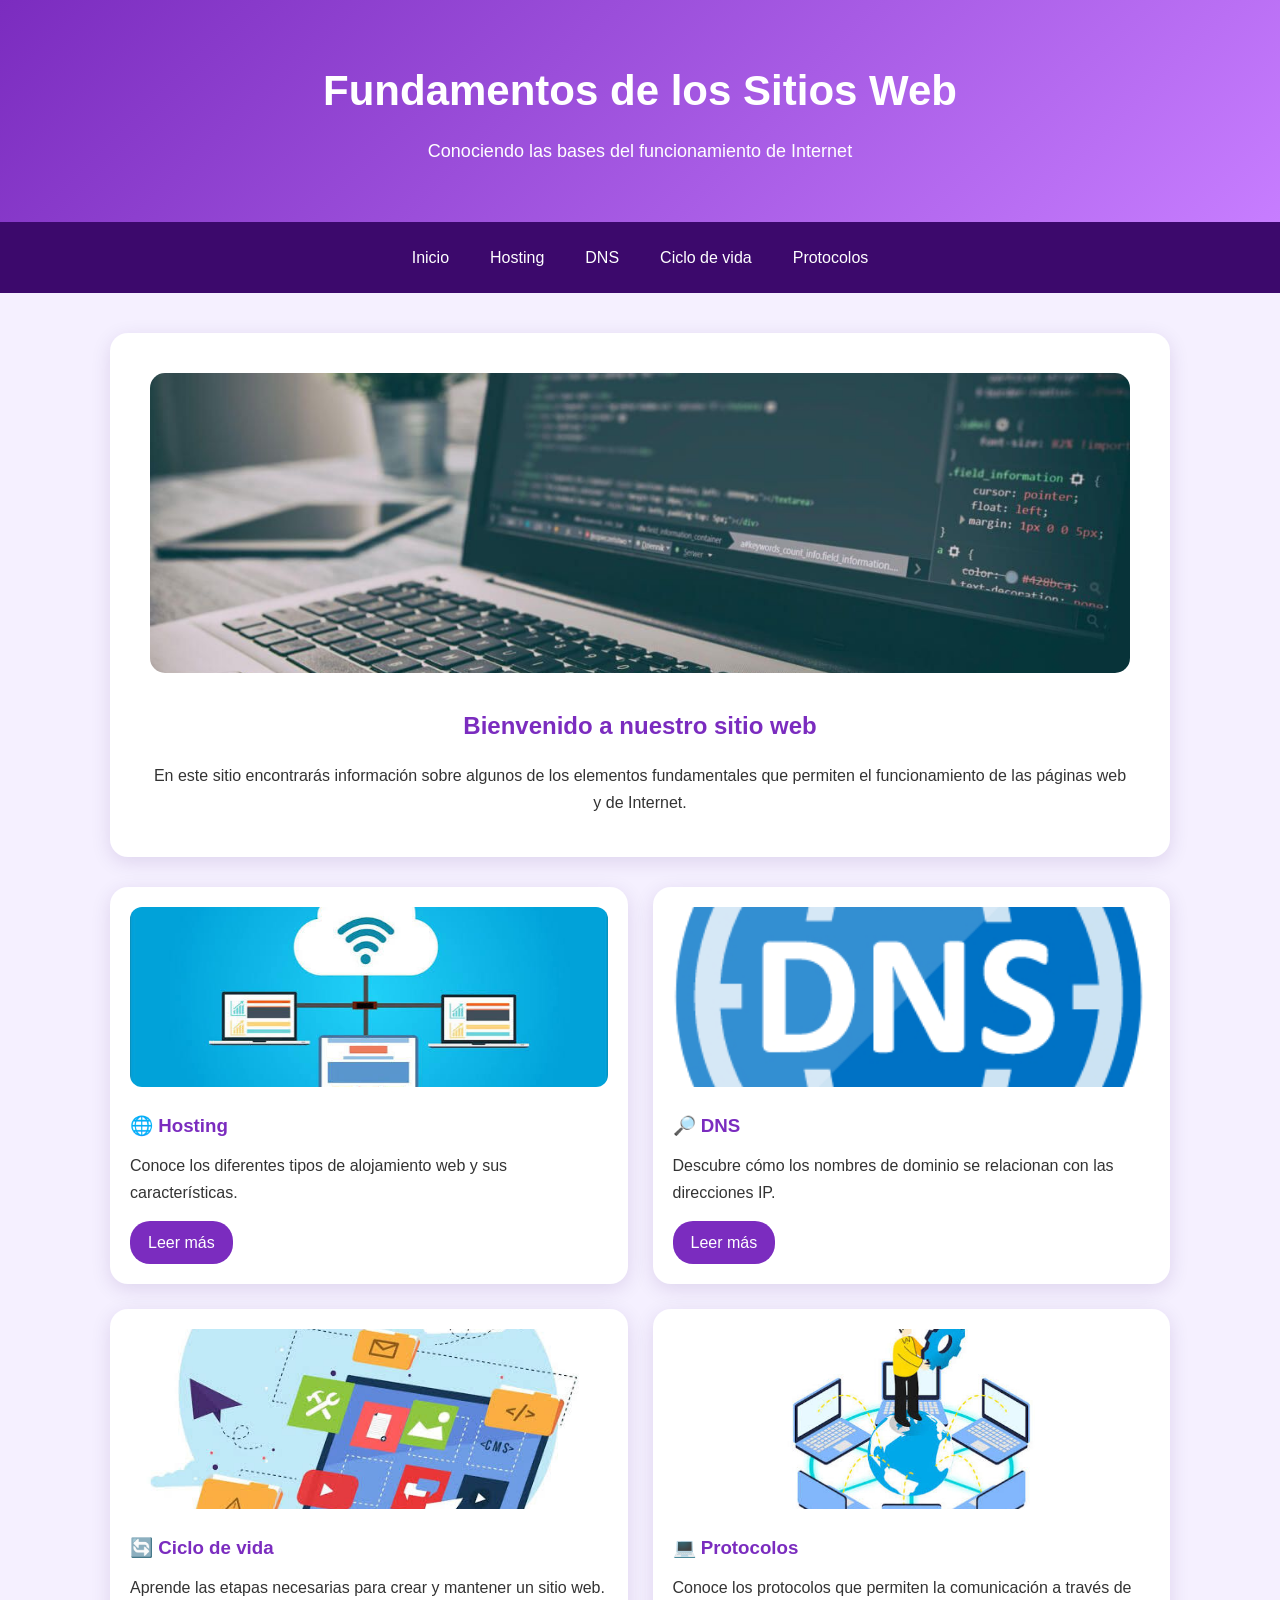
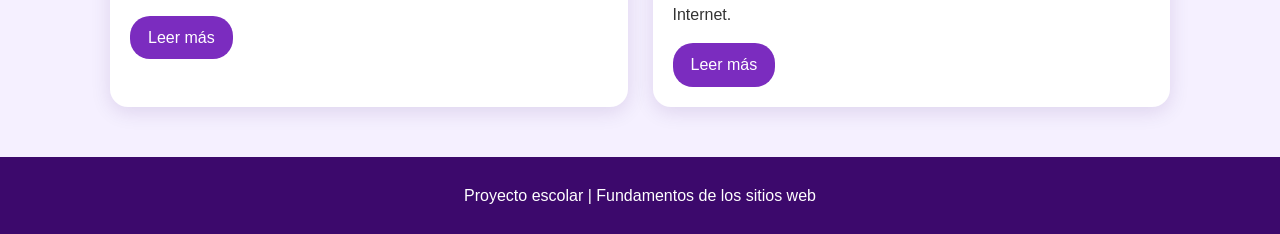
<file: index.html>
<!DOCTYPE html>
<html lang="es">
<head>
    <meta charset="UTF-8">
    <meta name="viewport" content="width=device-width, initial-scale=1.0">
    <title>Fundamentos de los Sitios Web</title>
    <link rel="stylesheet" href="estilos.css">
</head>
<body>

<header>
    <h1>Fundamentos de los Sitios Web</h1>
    <p>Conociendo las bases del funcionamiento de Internet</p>
</header>

<nav>
    <a href="index.html">Inicio</a>
    <a href="hosting.html">Hosting</a>
    <a href="dns.html">DNS</a>
    <a href="ciclo-vida.html">Ciclo de vida</a>
    <a href="protocolos.html">Protocolos</a>
</nav>

<main>

    <section class="hero">
        <img src="inicio.jpg" alt="Representación de Internet y sitios web">

        <div class="hero-text">
            <h2>Bienvenido a nuestro sitio web</h2>
            <p>
                En este sitio encontrarás información sobre algunos de los
                elementos fundamentales que permiten el funcionamiento de
                las páginas web y de Internet.
            </p>
        </div>
    </section>

    <section class="cards">

        <div class="card">
            <img src="hosting.jpg" alt="Servidores de alojamiento web">
            <h3>🌐 Hosting</h3>
            <p>
                Conoce los diferentes tipos de alojamiento web y sus
                características.
            </p>
            <a href="hosting.html">Leer más</a>
        </div>

        <div class="card">
            <img src="dns.jpg" alt="Sistema DNS">
            <h3>🔎 DNS</h3>
            <p>
                Descubre cómo los nombres de dominio se relacionan con
                las direcciones IP.
            </p>
            <a href="dns.html">Leer más</a>
        </div>

        <div class="card">
            <img src="ciclo-vida.jpeg" alt="Desarrollo de un sitio web">
            <h3>🔄 Ciclo de vida</h3>
            <p>
                Aprende las etapas necesarias para crear y mantener
                un sitio web.
            </p>
            <a href="ciclo-vida.html">Leer más</a>
        </div>

        <div class="card">
            <img src="protocolos.jpeg" alt="Comunicación entre dispositivos">
            <h3>💻 Protocolos</h3>
            <p>
                Conoce los protocolos que permiten la comunicación
                a través de Internet.
            </p>
            <a href="protocolos.html">Leer más</a>
        </div>

    </section>

</main>

<footer>
    <p>Proyecto escolar | Fundamentos de los sitios web</p>
</footer>

</body>
</html>
</file>
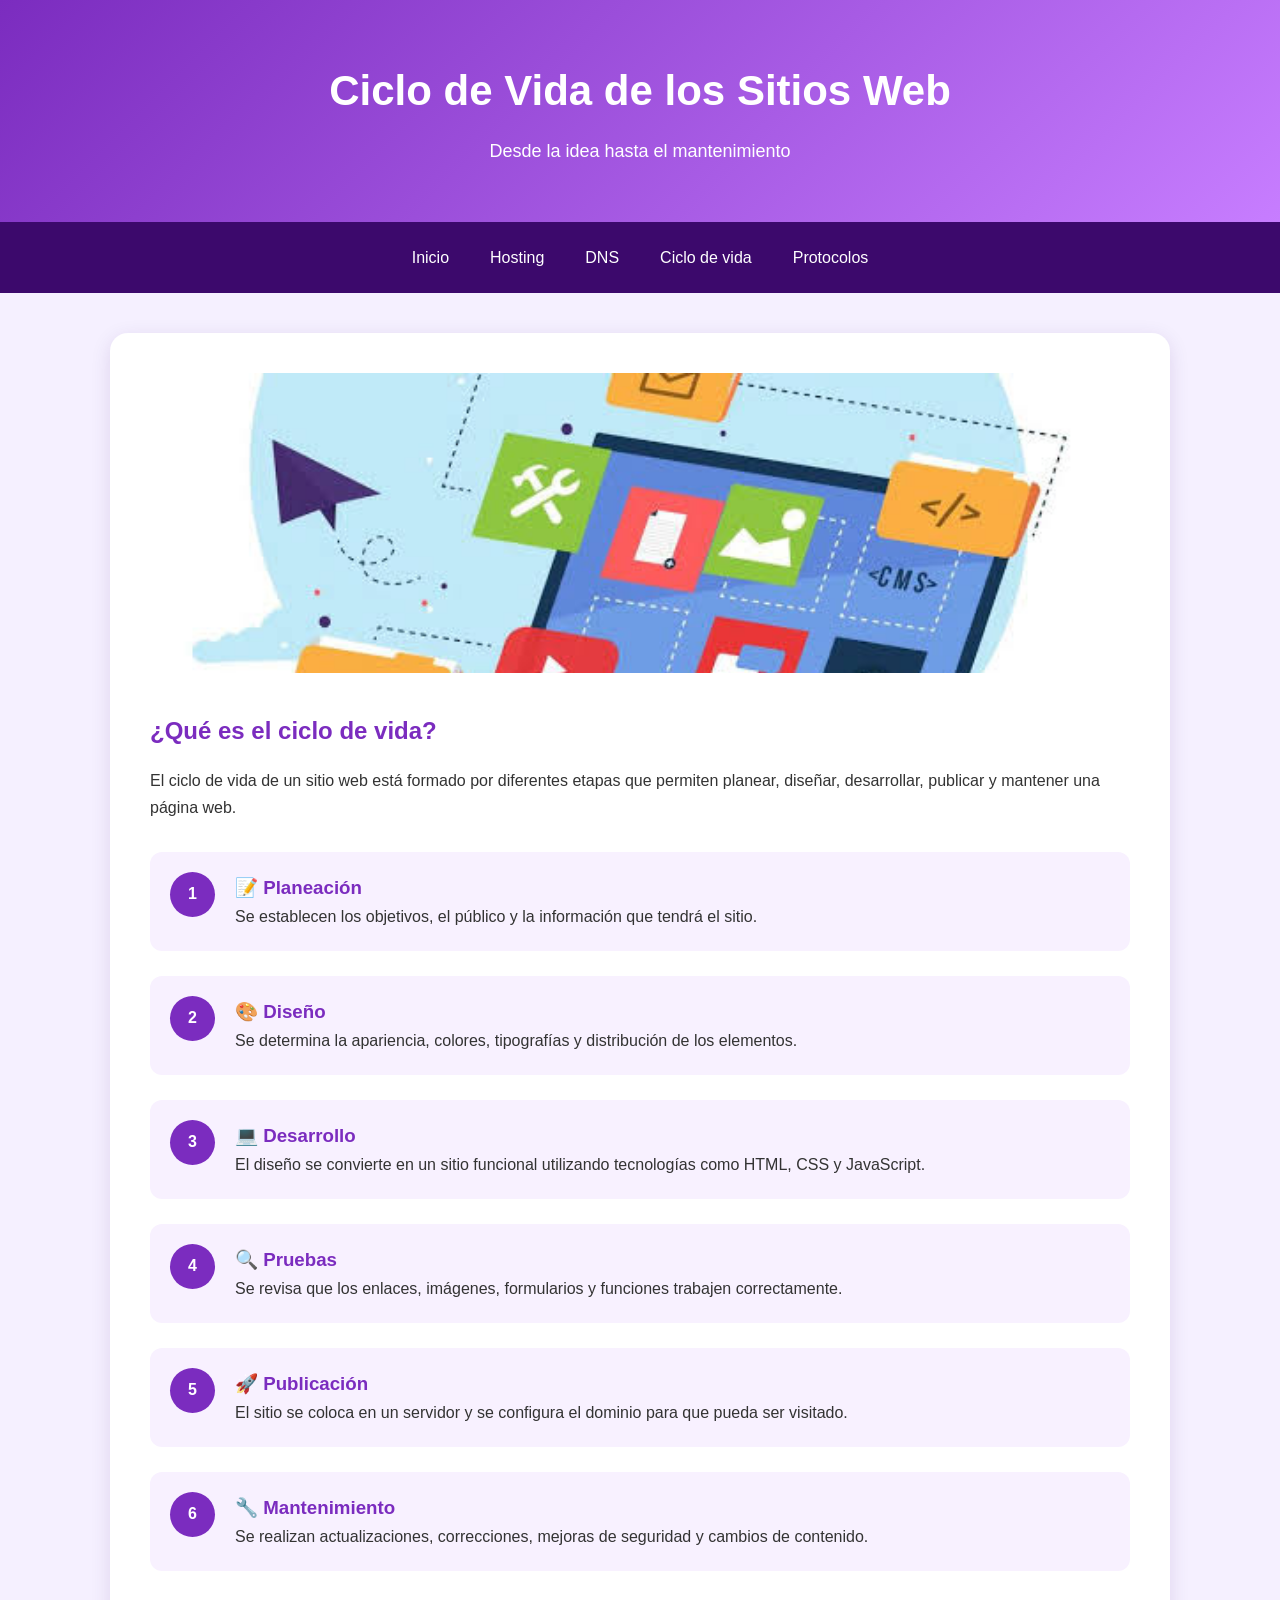
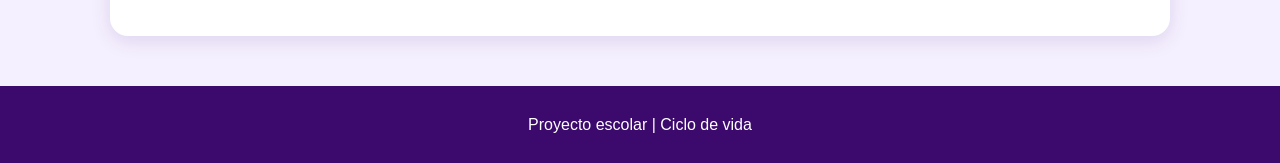
<file: ciclo-vida.html>
<!DOCTYPE html>
<html lang="es">
<head>
    <meta charset="UTF-8">
    <meta name="viewport" content="width=device-width, initial-scale=1.0">
    <title>Ciclo de Vida de un Sitio Web</title>
    <link rel="stylesheet" href="estilos.css">
</head>
<body>

<header>
    <h1>Ciclo de Vida de los Sitios Web</h1>
    <p>Desde la idea hasta el mantenimiento</p>
</header>

<nav>
    <a href="index.html">Inicio</a>
    <a href="hosting.html">Hosting</a>
    <a href="dns.html">DNS</a>
    <a href="ciclo-vida.html">Ciclo de vida</a>
    <a href="protocolos.html">Protocolos</a>
</nav>

<main>

    <section class="content">

        <img class="main-image"
             src="ciclo-vida.jpeg"
             alt="Proceso de creación de un sitio web">

        <h2>¿Qué es el ciclo de vida?</h2>

        <p>
            El ciclo de vida de un sitio web está formado por diferentes
            etapas que permiten planear, diseñar, desarrollar, publicar
            y mantener una página web.
        </p>

        <div class="timeline">

            <div class="step">
                <span>1</span>
                <div>
                    <h3>📝 Planeación</h3>
                    <p>
                        Se establecen los objetivos, el público y la
                        información que tendrá el sitio.
                    </p>
                </div>
            </div>

            <div class="step">
                <span>2</span>
                <div>
                    <h3>🎨 Diseño</h3>
                    <p>
                        Se determina la apariencia, colores, tipografías
                        y distribución de los elementos.
                    </p>
                </div>
            </div>

            <div class="step">
                <span>3</span>
                <div>
                    <h3>💻 Desarrollo</h3>
                    <p>
                        El diseño se convierte en un sitio funcional
                        utilizando tecnologías como HTML, CSS y JavaScript.
                    </p>
                </div>
            </div>

            <div class="step">
                <span>4</span>
                <div>
                    <h3>🔍 Pruebas</h3>
                    <p>
                        Se revisa que los enlaces, imágenes, formularios
                        y funciones trabajen correctamente.
                    </p>
                </div>
            </div>

            <div class="step">
                <span>5</span>
                <div>
                    <h3>🚀 Publicación</h3>
                    <p>
                        El sitio se coloca en un servidor y se configura
                        el dominio para que pueda ser visitado.
                    </p>
                </div>
            </div>

            <div class="step">
                <span>6</span>
                <div>
                    <h3>🔧 Mantenimiento</h3>
                    <p>
                        Se realizan actualizaciones, correcciones,
                        mejoras de seguridad y cambios de contenido.
                    </p>
                </div>
            </div>

        </div>

    </section>

</main>

<footer>
    <p>Proyecto escolar | Ciclo de vida</p>
</footer>

</body>
</html>
</file>
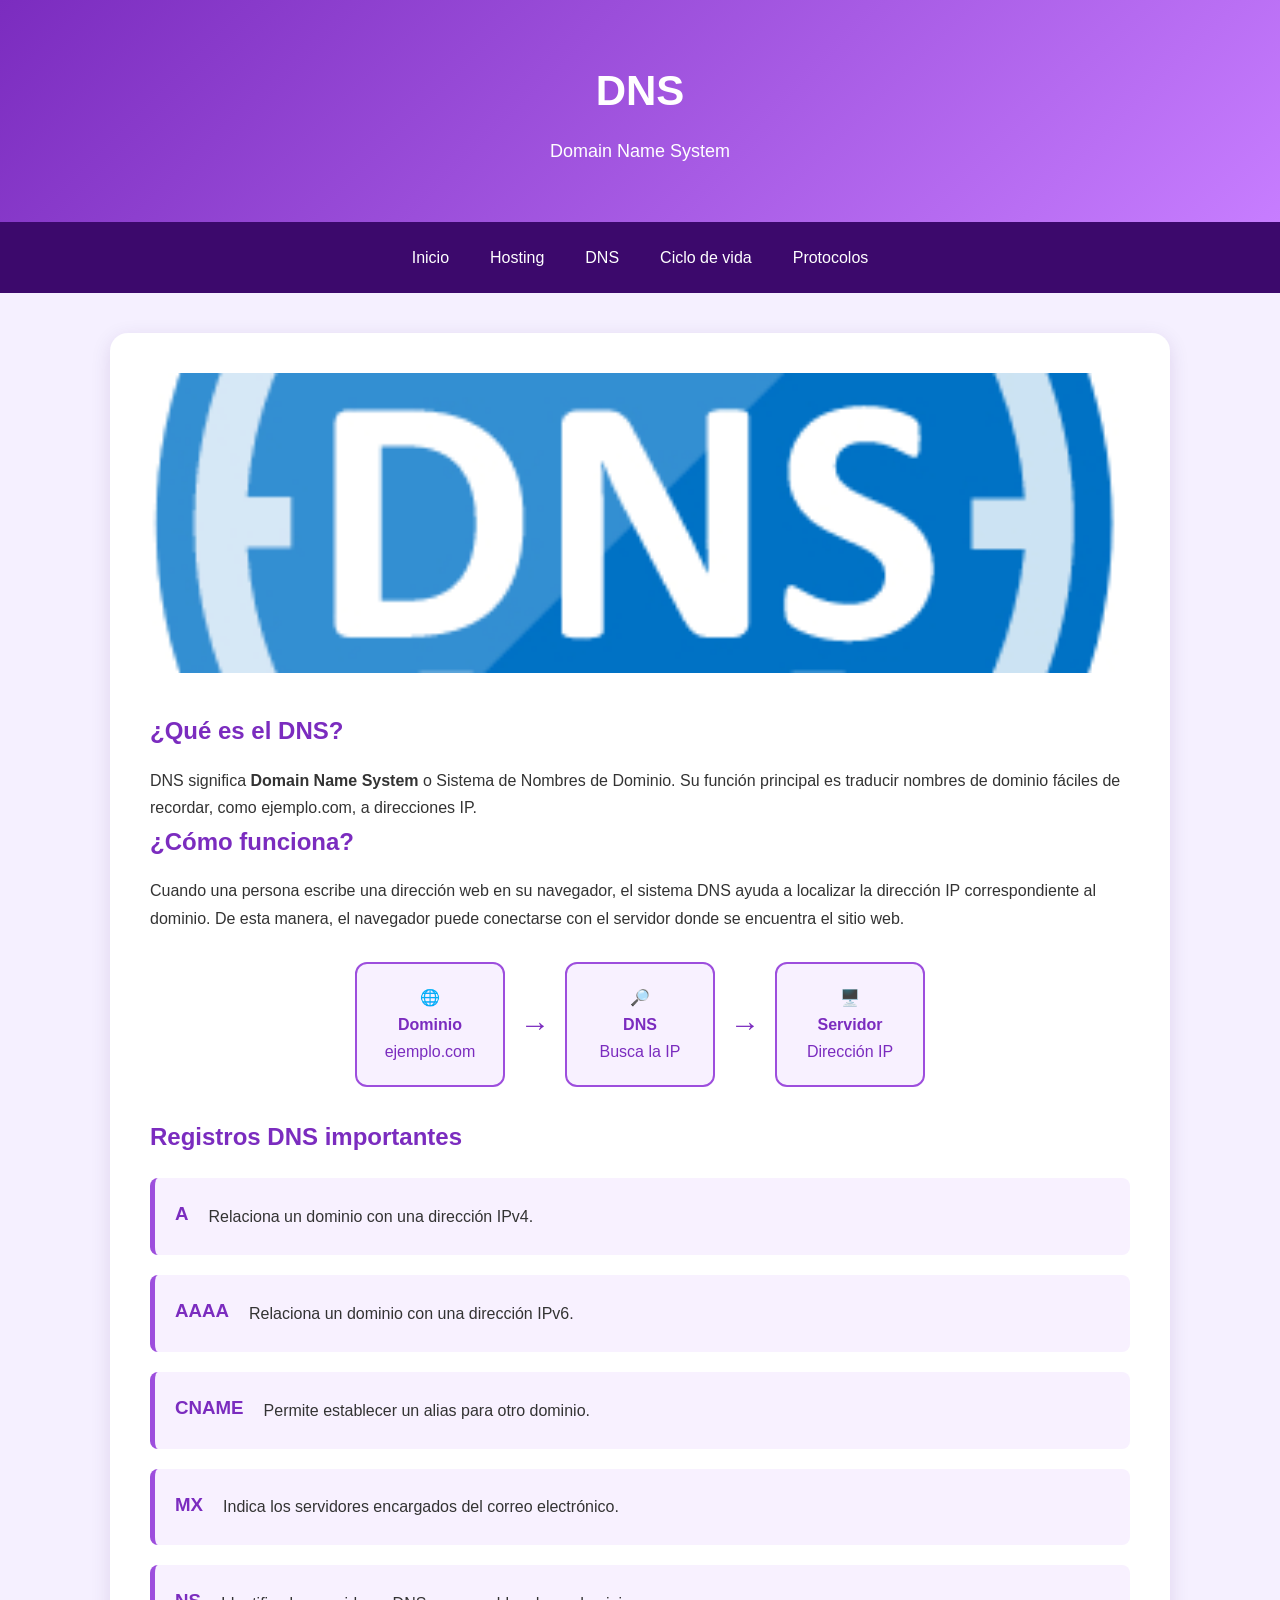
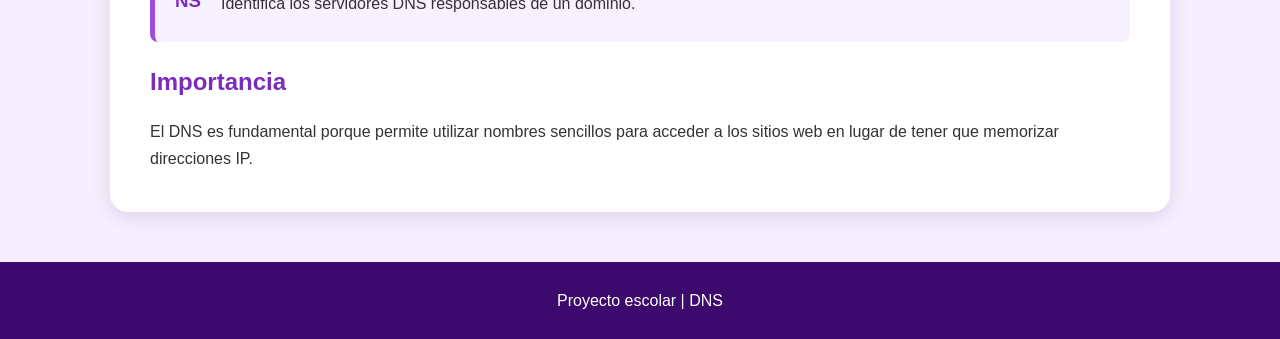
<file: dns.html>
<!DOCTYPE html>
<html lang="es">
<head>
    <meta charset="UTF-8">
    <meta name="viewport" content="width=device-width, initial-scale=1.0">
    <title>DNS</title>
    <link rel="stylesheet" href="estilos.css">
</head>
<body>

<header>
    <h1>DNS</h1>
    <p>Domain Name System</p>
</header>

<nav>
    <a href="index.html">Inicio</a>
    <a href="hosting.html">Hosting</a>
    <a href="dns.html">DNS</a>
    <a href="ciclo-vida.html">Ciclo de vida</a>
    <a href="protocolos.html">Protocolos</a>
</nav>

<main>

    <section class="content">

        <img class="main-image"
             src="dns.jpg"
             alt="Funcionamiento del sistema DNS">

        <h2>¿Qué es el DNS?</h2>

        <p>
            DNS significa <strong>Domain Name System</strong> o Sistema de
            Nombres de Dominio. Su función principal es traducir nombres de
            dominio fáciles de recordar, como ejemplo.com, a direcciones IP.
        </p>

        <h2>¿Cómo funciona?</h2>

        <p>
            Cuando una persona escribe una dirección web en su navegador,
            el sistema DNS ayuda a localizar la dirección IP correspondiente
            al dominio. De esta manera, el navegador puede conectarse con
            el servidor donde se encuentra el sitio web.
        </p>

        <div class="diagram">
            <div class="diagram-box">
                🌐<br>
                <strong>Dominio</strong>
                <br>
                ejemplo.com
            </div>

            <div class="arrow">→</div>

            <div class="diagram-box">
                🔎<br>
                <strong>DNS</strong>
                <br>
                Busca la IP
            </div>

            <div class="arrow">→</div>

            <div class="diagram-box">
                🖥️<br>
                <strong>Servidor</strong>
                <br>
                Dirección IP
            </div>
        </div>

        <h2>Registros DNS importantes</h2>

        <div class="info-box">
            <h3>A</h3>
            <p>Relaciona un dominio con una dirección IPv4.</p>
        </div>

        <div class="info-box">
            <h3>AAAA</h3>
            <p>Relaciona un dominio con una dirección IPv6.</p>
        </div>

        <div class="info-box">
            <h3>CNAME</h3>
            <p>Permite establecer un alias para otro dominio.</p>
        </div>

        <div class="info-box">
            <h3>MX</h3>
            <p>Indica los servidores encargados del correo electrónico.</p>
        </div>

        <div class="info-box">
            <h3>NS</h3>
            <p>Identifica los servidores DNS responsables de un dominio.</p>
        </div>

        <h2>Importancia</h2>

        <p>
            El DNS es fundamental porque permite utilizar nombres sencillos
            para acceder a los sitios web en lugar de tener que memorizar
            direcciones IP.
        </p>

    </section>

</main>

<footer>
    <p>Proyecto escolar | DNS</p>
</footer>

</body>
</html>
</file>
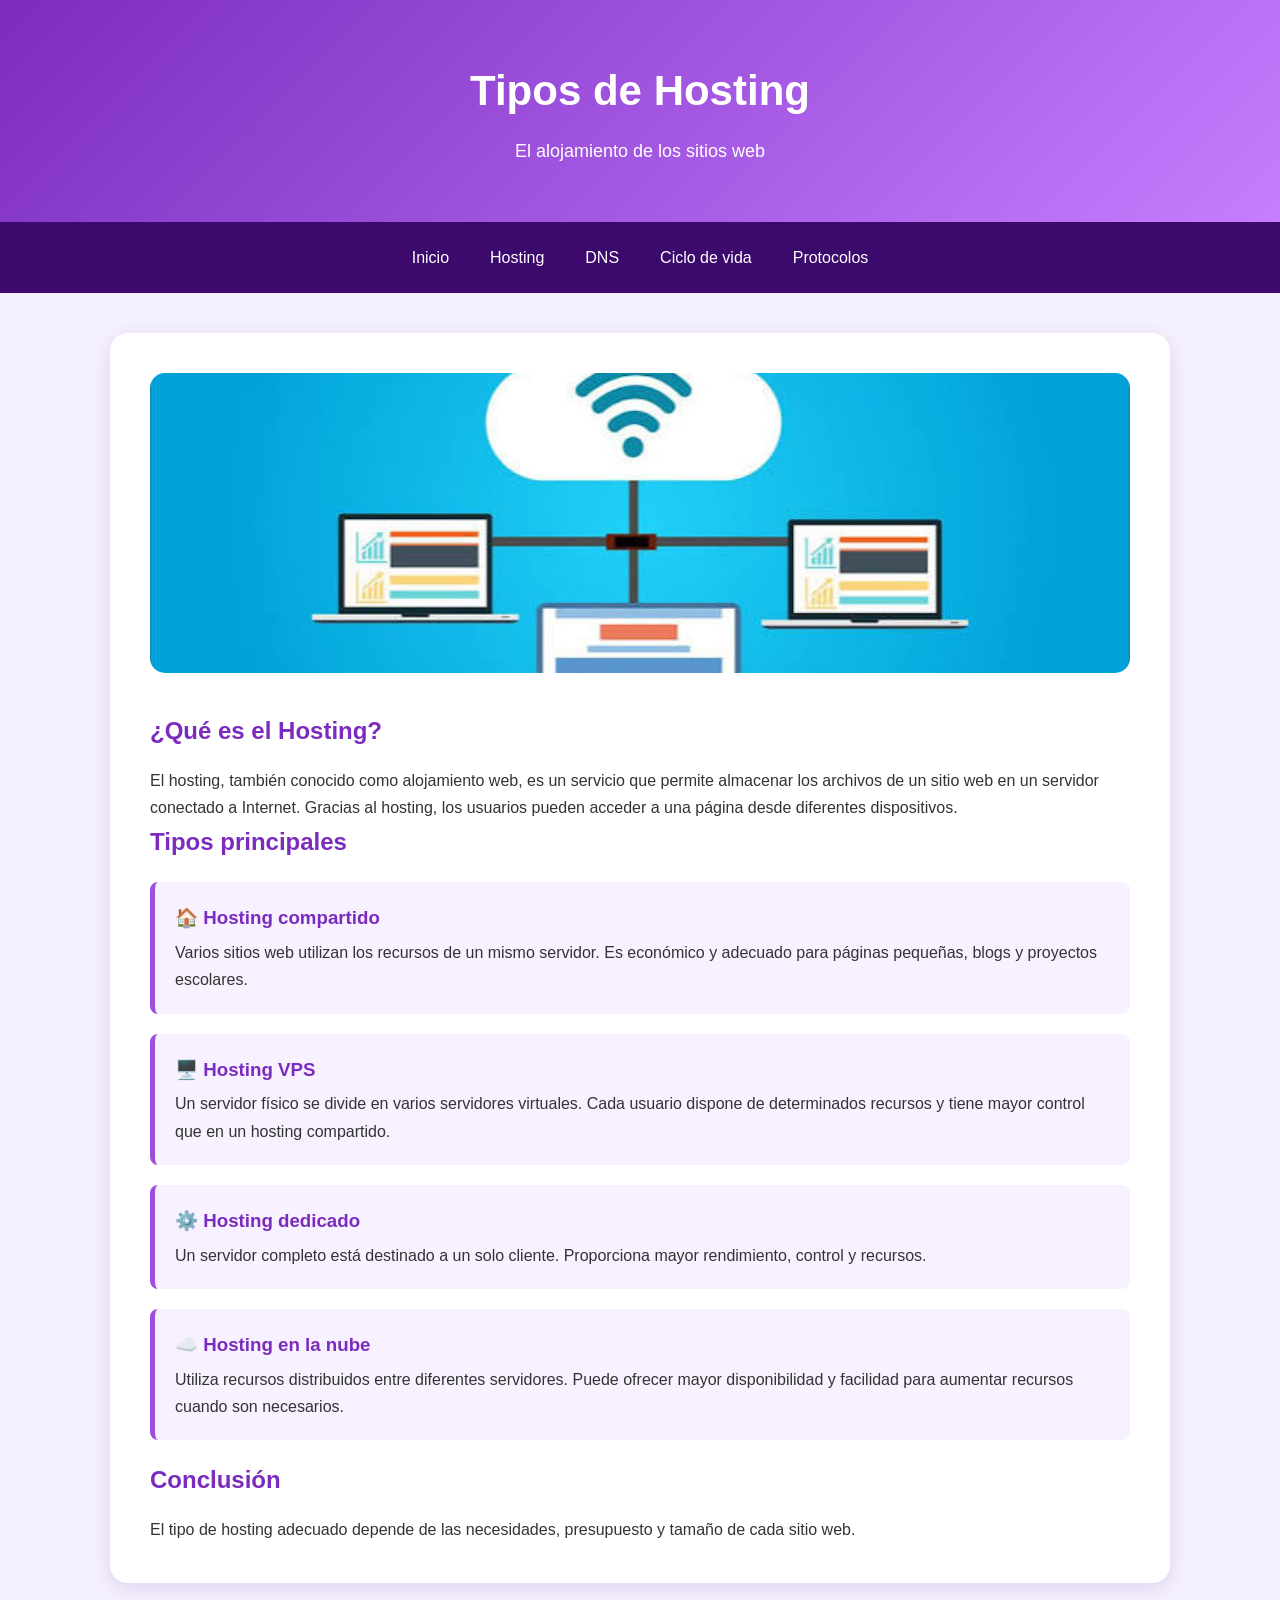
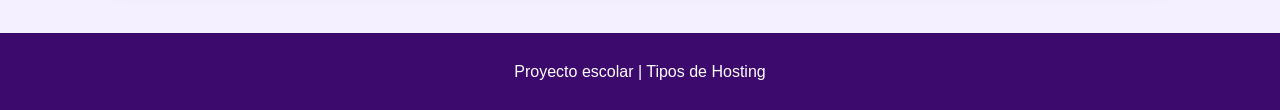
<file: hosting.html>
<!DOCTYPE html>
<html lang="es">
<head>
    <meta charset="UTF-8">
    <meta name="viewport" content="width=device-width, initial-scale=1.0">
    <title>Tipos de Hosting</title>
    <link rel="stylesheet" href="estilos.css">
</head>
<body>

<header>
    <h1>Tipos de Hosting</h1>
    <p>El alojamiento de los sitios web</p>
</header>

<nav>
    <a href="index.html">Inicio</a>
    <a href="hosting.html">Hosting</a>
    <a href="dns.html">DNS</a>
    <a href="ciclo-vida.html">Ciclo de vida</a>
    <a href="protocolos.html">Protocolos</a>
</nav>

<main>

    <section class="content">

        <img class="main-image"
             src="hosting.jpg"
             alt="Servidores utilizados para hosting">

        <h2>¿Qué es el Hosting?</h2>

        <p>
            El hosting, también conocido como alojamiento web, es un servicio
            que permite almacenar los archivos de un sitio web en un servidor
            conectado a Internet. Gracias al hosting, los usuarios pueden
            acceder a una página desde diferentes dispositivos.
        </p>

        <h2>Tipos principales</h2>

        <div class="info-box">
           

            <div>
                <h3>🏠 Hosting compartido</h3>
                <p>
                    Varios sitios web utilizan los recursos de un mismo servidor.
                    Es económico y adecuado para páginas pequeñas, blogs y
                    proyectos escolares.
                </p>
            </div>
        </div>

        <div class="info-box">
            

            <div>
                <h3>🖥️ Hosting VPS</h3>
                <p>
                    Un servidor físico se divide en varios servidores virtuales.
                    Cada usuario dispone de determinados recursos y tiene mayor
                    control que en un hosting compartido.
                </p>
            </div>
        </div>

        <div class="info-box">
          

            <div>
                <h3>⚙️ Hosting dedicado</h3>
                <p>
                    Un servidor completo está destinado a un solo cliente.
                    Proporciona mayor rendimiento, control y recursos.
                </p>
            </div>
        </div>

        <div class="info-box">
          

            <div>
                <h3>☁️ Hosting en la nube</h3>
                <p>
                    Utiliza recursos distribuidos entre diferentes servidores.
                    Puede ofrecer mayor disponibilidad y facilidad para aumentar
                    recursos cuando son necesarios.
                </p>
            </div>
        </div>

        <h2>Conclusión</h2>

        <p>
            El tipo de hosting adecuado depende de las necesidades,
            presupuesto y tamaño de cada sitio web.
        </p>

    </section>

</main>

<footer>
    <p>Proyecto escolar | Tipos de Hosting</p>
</footer>

</body>
</html>
</file>
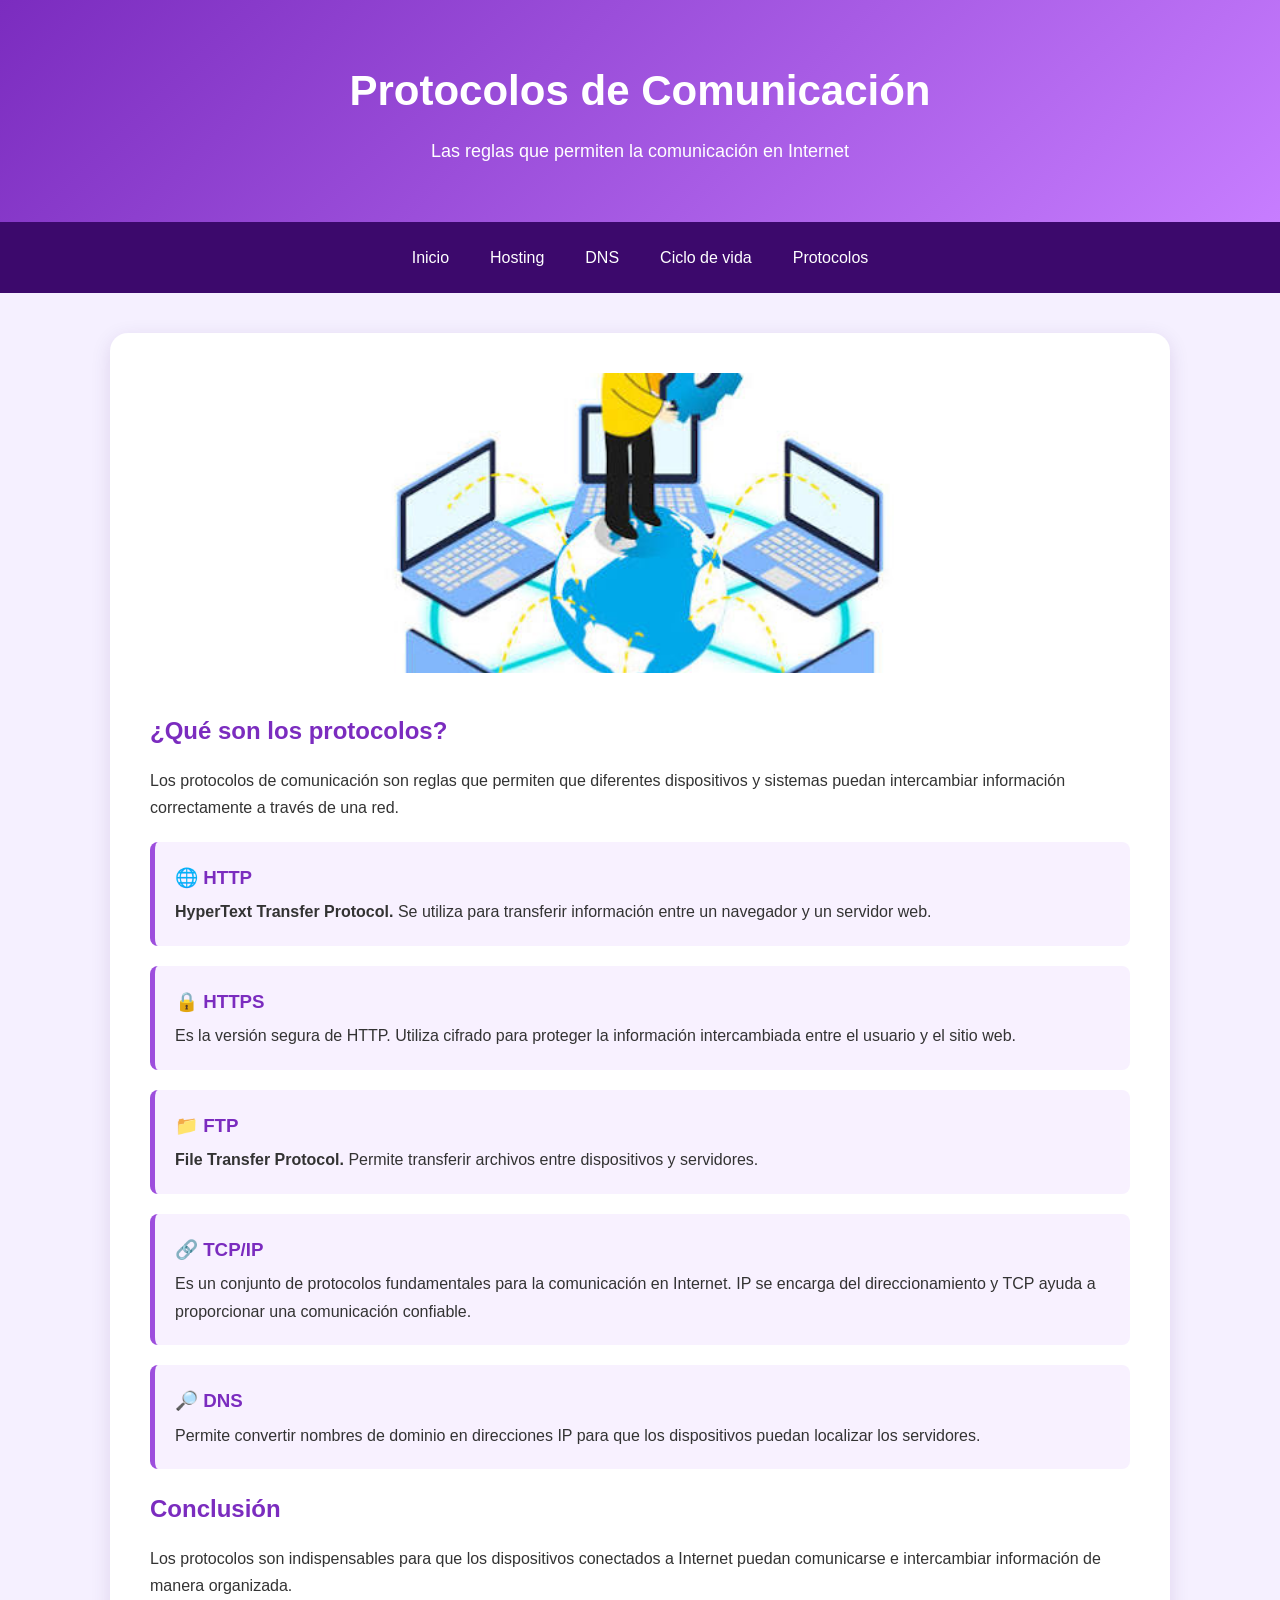
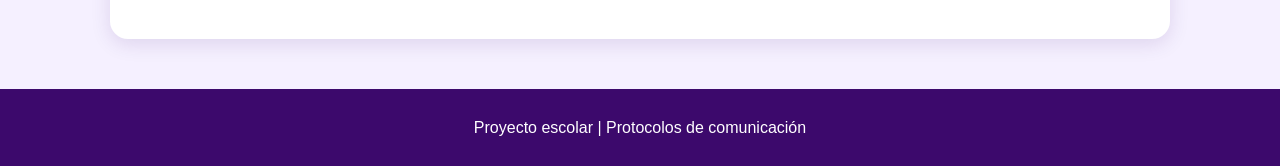
<file: protocolos.html>
<!DOCTYPE html>
<html lang="es">
<head>
    <meta charset="UTF-8">
    <meta name="viewport" content="width=device-width, initial-scale=1.0">
    <title>Protocolos de Comunicación</title>
    <link rel="stylesheet" href="estilos.css">
</head>
<body>

<header>
    <h1>Protocolos de Comunicación</h1>
    <p>Las reglas que permiten la comunicación en Internet</p>
</header>

<nav>
    <a href="index.html">Inicio</a>
    <a href="hosting.html">Hosting</a>
    <a href="dns.html">DNS</a>
    <a href="ciclo-vida.html">Ciclo de vida</a>
    <a href="protocolos.html">Protocolos</a>
</nav>

<main>

    <section class="content">

        <img class="main-image"
             src="protocolos.jpeg"
             alt="Comunicación entre dispositivos mediante Internet">

        <h2>¿Qué son los protocolos?</h2>

        <p>
            Los protocolos de comunicación son reglas que permiten que
            diferentes dispositivos y sistemas puedan intercambiar
            información correctamente a través de una red.
        </p>

        <div class="protocol-card">
            <h3>🌐 HTTP</h3>
            <p>
                <strong>HyperText Transfer Protocol.</strong> Se utiliza para
                transferir información entre un navegador y un servidor web.
            </p>
        </div>

        <div class="protocol-card">
            <h3>🔒 HTTPS</h3>
            <p>
                Es la versión segura de HTTP. Utiliza cifrado para proteger
                la información intercambiada entre el usuario y el sitio web.
            </p>
        </div>

        <div class="protocol-card">
            <h3>📁 FTP</h3>
            <p>
                <strong>File Transfer Protocol.</strong> Permite transferir
                archivos entre dispositivos y servidores.
            </p>
        </div>

        <div class="protocol-card">
            <h3>🔗 TCP/IP</h3>
            <p>
                Es un conjunto de protocolos fundamentales para la
                comunicación en Internet. IP se encarga del direccionamiento
                y TCP ayuda a proporcionar una comunicación confiable.
            </p>
        </div>

        <div class="protocol-card">
            <h3>🔎 DNS</h3>
            <p>
                Permite convertir nombres de dominio en direcciones IP para
                que los dispositivos puedan localizar los servidores.
            </p>
        </div>

        <h2>Conclusión</h2>

        <p>
            Los protocolos son indispensables para que los dispositivos
            conectados a Internet puedan comunicarse e intercambiar
            información de manera organizada.
        </p>

    </section>

</main>

<footer>
    <p>Proyecto escolar | Protocolos de comunicación</p>
</footer>

</body>
</html>
</file>
<file: estilos.css>
* {
    margin: 0;
    padding: 0;
    box-sizing: border-box;
}

body {
    font-family: Arial, Helvetica, sans-serif;
    background: #f5f0ff;
    color: #333;
    line-height: 1.7;
}

header {
    background: linear-gradient(135deg, #7b2cbf, #c77dff);
    color: white;
    text-align: center;
    padding: 55px 20px;
}

header h1 {
    font-size: 42px;
    margin-bottom: 10px;
}

header p {
    font-size: 18px;
}

nav {
    background: #3c096c;
    display: flex;
    justify-content: center;
    flex-wrap: wrap;
    gap: 5px;
    padding: 12px;
}

nav a {
    color: white;
    text-decoration: none;
    padding: 10px 18px;
    border-radius: 20px;
    transition: 0.3s;
}

nav a:hover {
    background: #9d4edd;
}

main {
    max-width: 1100px;
    margin: 40px auto;
    padding: 0 20px;
}

.hero,
.content {
    background: white;
    padding: 40px;
    border-radius: 18px;
    box-shadow: 0 5px 20px rgba(60, 9, 108, 0.12);
}

/* IMAGEN PRINCIPAL DE INICIO */

.hero img {
    width: 100%;
    height: 300px;
    object-fit: cover;
    border-radius: 15px;
    margin-bottom: 25px;
}

.hero {
    text-align: center;
    margin-bottom: 30px;
}

.hero h2,
.content h2 {
    color: #7b2cbf;
    margin-bottom: 15px;
}

/* TARJETAS DE INICIO */

.cards {
    display: grid;
    grid-template-columns: repeat(2, 1fr);
    gap: 25px;
}

.card {
    background: white;
    padding: 20px;
    border-radius: 18px;
    box-shadow: 0 5px 20px rgba(60, 9, 108, 0.12);
    transition: transform 0.3s;
}

.card:hover {
    transform: translateY(-5px);
}

.card img {
    width: 100%;
    height: 180px;
    object-fit: cover;
    border-radius: 12px;
    margin-bottom: 15px;
}

.card h3 {
    color: #7b2cbf;
    margin-bottom: 10px;
}

.card a {
    display: inline-block;
    margin-top: 15px;
    background: #7b2cbf;
    color: white;
    text-decoration: none;
    padding: 8px 18px;
    border-radius: 20px;
}

.card a:hover {
    background: #9d4edd;
}

/* IMAGEN PRINCIPAL DE LAS PÁGINAS */

.main-image {
    width: 100%;
    height: 300px;
    object-fit: cover;
    border-radius: 15px;
    margin-bottom: 30px;
}

/* CAJAS DE INFORMACIÓN */

.info-box,
.protocol-card {
    background: #f8f1ff;
    border-left: 5px solid #9d4edd;
    padding: 20px;
    margin: 20px 0;
    border-radius: 8px;
}

.info-box h3,
.protocol-card h3 {
    color: #7b2cbf;
    margin-bottom: 5px;
}

/* IMÁGENES DE HOSTING */

.info-box {
    display: flex;
    align-items: center;
    gap: 20px;
}

.info-box img {
    width: 150px;
    height: 100px;
    object-fit: cover;
    border-radius: 10px;
    flex-shrink: 0;
}

/* DIAGRAMA DNS */

.diagram {
    display: flex;
    justify-content: center;
    align-items: center;
    gap: 15px;
    margin: 30px 0;
    flex-wrap: wrap;
}

.diagram-box {
    background: #f8f1ff;
    border: 2px solid #9d4edd;
    padding: 20px;
    min-width: 150px;
    text-align: center;
    border-radius: 12px;
    color: #7b2cbf;
}

.arrow {
    font-size: 30px;
    color: #7b2cbf;
    font-weight: bold;
}

/* CICLO DE VIDA */

.timeline {
    margin-top: 30px;
}

.step {
    display: flex;
    align-items: flex-start;
    gap: 20px;
    margin-bottom: 25px;
    padding: 20px;
    background: #f8f1ff;
    border-radius: 12px;
}

.step span {
    background: #7b2cbf;
    color: white;
    min-width: 45px;
    height: 45px;
    border-radius: 50%;
    display: flex;
    align-items: center;
    justify-content: center;
    font-weight: bold;
}

.step h3 {
    color: #7b2cbf;
}

/* FOOTER */

footer {
    background: #3c096c;
    color: white;
    text-align: center;
    padding: 25px;
    margin-top: 50px;
}

/* DISEÑO RESPONSIVO */

@media (max-width: 700px) {

    header h1 {
        font-size: 30px;
    }

    .cards {
        grid-template-columns: 1fr;
    }

    .hero,
    .content {
        padding: 25px;
    }

    nav {
        flex-direction: column;
        align-items: center;
    }

    nav a {
        width: 100%;
        text-align: center;
    }

    .info-box {
        flex-direction: column;
        align-items: flex-start;
    }

    .info-box img {
        width: 100%;
        height: 180px;
    }

    .diagram {
        flex-direction: column;
    }

    .arrow {
        transform: rotate(90deg);
    }
}
</file>
